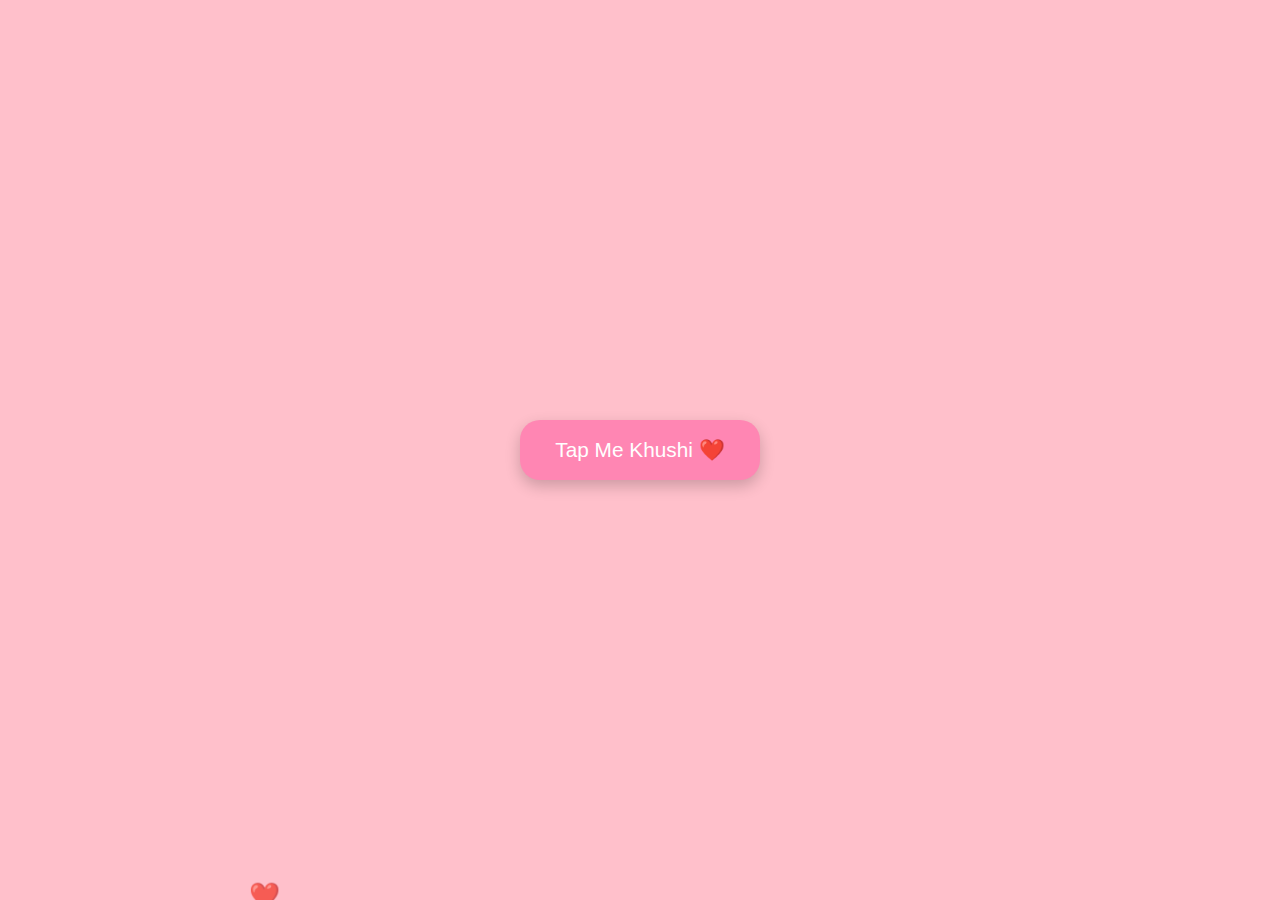
<file: index.html>
<!DOCTYPE html>
<html>
<head>
  <title>For Khushi ❤️</title>
  <link rel="stylesheet" href="style.css" />
  <script src="hearts.js" defer></script>
</head>
<body style="background:pink;display:flex;justify-content:center;align-items:center;height:100vh;">
  <button class="btn" onclick="location.href='page2.html'">Tap Me Khushi ❤️</button>
</body>
</html>
</file>
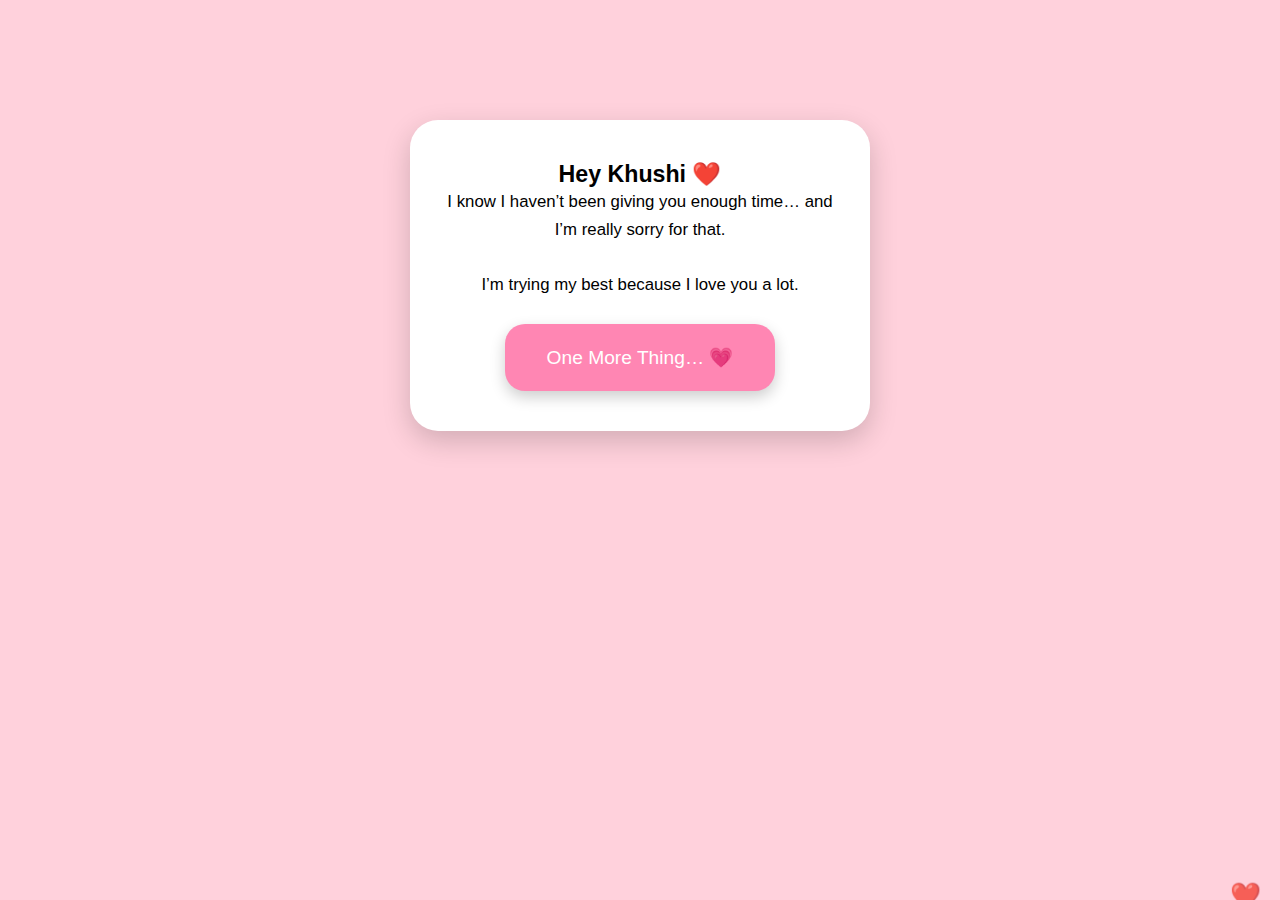
<file: page2.html>
<!DOCTYPE html>
<html lang="en">
<head>
  <meta charset="UTF-8">
  <meta name="viewport" content="width=device-width, initial-scale=1.0">
  <title>Hey Khushi ❤️</title>
  <link rel="stylesheet" href="style.css">
  <script src="hearts.js" defer></script>

  <style>
    body {
      margin: 0;
      background: #ffd1dc;
      min-height: 100vh;
      display: flex;
      justify-content: center;
      align-items: flex-start;
      padding-top: 120px;
      padding-bottom: 40px;
      font-family: 'Poppins', sans-serif;
    }

    .card {
      background: white;
      padding: 40px 30px;
      border-radius: 28px;
      width: 92%;
      max-width: 460px;
      text-align: center;
      box-shadow: 0 10px 28px rgba(0,0,0,0.18);
      animation: pop .4s ease;
    }

    .btn {
      margin-top: 25px;
      padding: 22px 42px;
      font-size: 1.2rem;
      border-radius: 20px;
      background: #ff86b3;
      color: white;
      border: none;
      cursor: pointer;
      box-shadow: 0 6px 15px rgba(0,0,0,0.2);
    }

    h2 { font-size: 1.45rem; }
    p { font-size: 1.05rem; line-height: 1.65; }
  </style>
</head>

<body>

  <div class="card">
    <h2>Hey Khushi ❤️</h2>
    <p>
      I know I haven’t been giving you enough time…  
      and I’m really sorry for that.
      <br><br>
      I’m trying my best because I love you a lot.
    </p>

    <button class="btn" onclick="location.href='page3.html'">One More Thing… 💗</button>
  </div>

</body>
</html>
</file>
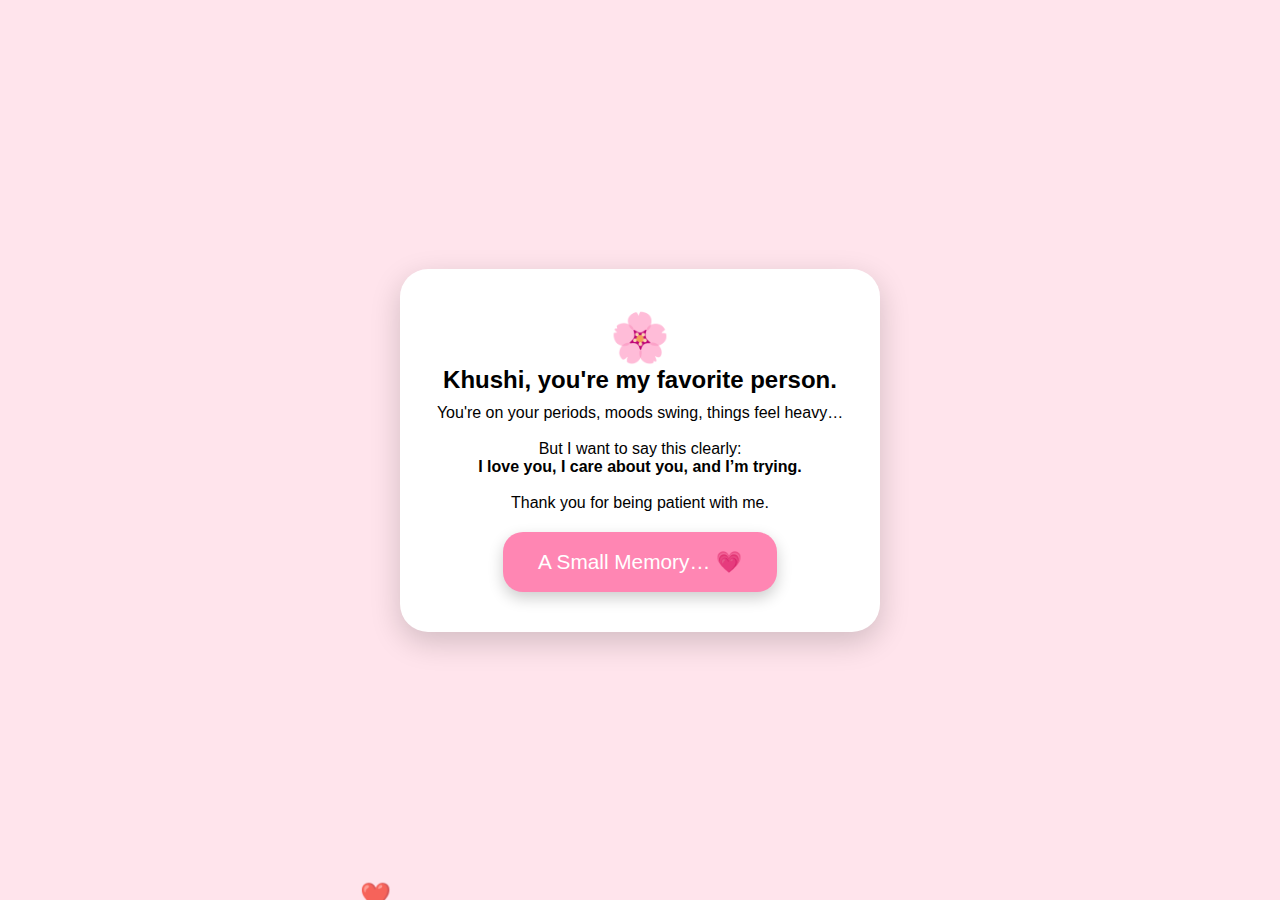
<file: page3.html>
<!DOCTYPE html>
<html>
<head>
  <title>For My Girl ❤️</title>
  <link rel="stylesheet" href="style.css" />
  <script src="hearts.js" defer></script>
</head>

<body style="background:#ffe4ec;display:flex;justify-content:center;align-items:center;height:100vh;">

  <div class="card">
    <div style="font-size:3rem;">🌸</div>

    <h2>Khushi, you're my favorite person.</h2>

    <p style="margin-top:10px;">
      You're on your periods, moods swing, things feel heavy…<br><br>

      But I want to say this clearly:<br>
      <strong>I love you, I care about you, and I’m trying.</strong><br><br>

      Thank you for being patient with me.
    </p>

    <button class="btn" style="margin-top:20px" onclick="location.href='page4.html'">A Small Memory… 💗</button>
  </div>

</body>
</html>
</file>
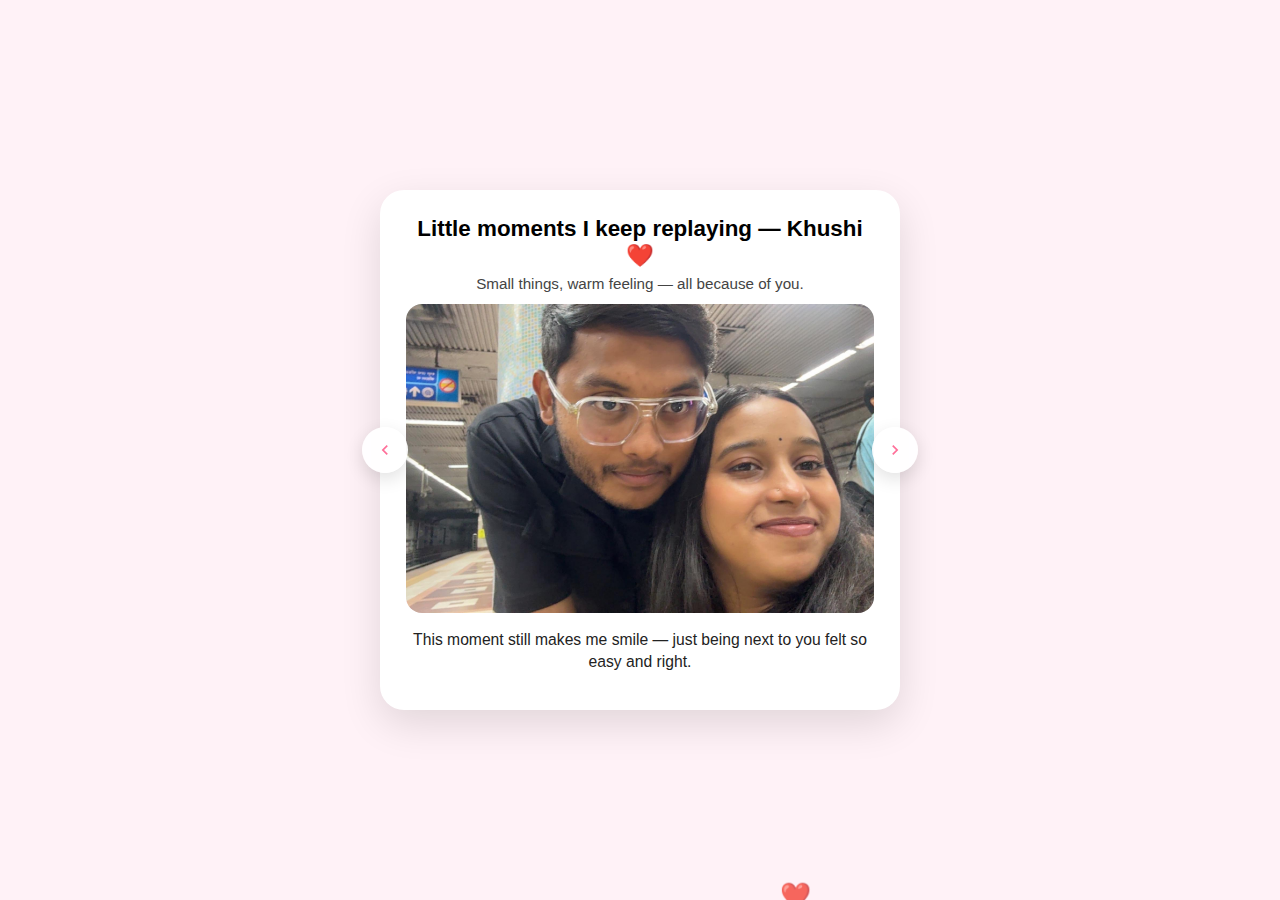
<file: page4.html>
<!DOCTYPE html>
<html lang="en">
<head>
  <meta charset="utf-8" />
  <meta name="viewport" content="width=device-width, initial-scale=1" />
  <title>Our Memories ❤️</title>

  <!-- existing CSS -->
  <link rel="stylesheet" href="style.css" />

  <!-- memory-specific small styles are inlined for convenience -->
  <style>
    /* Slider container */
    .slider-wrap {
      width: 100%;
      max-width: 520px; /* comfortable desktop/card width */
      margin: 0 auto;
      position: relative;
    }

    .slider-card {
      background: white;
      border-radius: 24px;
      padding: 26px;
      box-shadow: 0 14px 40px rgba(0,0,0,0.12);
      text-align: center;
      overflow: hidden;
    }

    .slider-inner {
      position: relative;
      width: 100%;
      height: 0;
      padding-bottom: 66%; /* maintain a tall aspect ratio for phones */
      border-radius: 16px;
      overflow: hidden;
      margin-top: 12px;
      background: #f8f6f7;
    }

    .slide {
      position: absolute;
      inset: 0;
      opacity: 0;
      transition: opacity 420ms ease, transform 420ms ease;
      display: flex;
      justify-content: center;
      align-items: center;
    }

    .slide.visible {
      opacity: 1;
    }

    .slide img {
      width: 100%;
      height: 100%;
      object-fit: cover;
      display: block;
    }

    .caption {
      margin-top: 16px;
      font-size: 0.98rem;
      color: #222;
      line-height: 1.4;
      min-height: 3.5em;
    }

    /* arrows */
    .arrow {
      position: absolute;
      top: 50%;
      transform: translateY(-50%);
      width: 46px;
      height: 46px;
      border-radius: 999px;
      background: rgba(255,255,255,0.95);
      display: flex;
      align-items: center;
      justify-content: center;
      box-shadow: 0 6px 18px rgba(0,0,0,0.12);
      cursor: pointer;
      user-select: none;
    }
    .arrow-left { left: -18px; }
    .arrow-right { right: -18px; }

    .arrow svg { width: 20px; height: 20px; fill: #ff6f99; }

    /* mobile tweaks */
    @media (max-width: 420px) {
      .slider-card { padding: 18px; border-radius: 18px; }
      .slider-inner { padding-bottom: 80%; }
      .arrow { width: 40px; height: 40px; }
      .arrow-left { left: 6px; }
      .arrow-right { right: 6px; }
    }

  </style>

  <script src="hearts.js" defer></script>
  <script src="memory.js" defer></script>
</head>
<body style="background:#fff2f7;min-height:100vh;display:flex;align-items:center;justify-content:center;padding:24px;">

  <div class="slider-wrap">
    <div class="slider-card">
      <h2 style="font-size:1.4rem;margin:0 0 6px 0;">Little moments I keep replaying — Khushi ❤️</h2>
      <div style="font-size:0.95rem;color:#444;margin-bottom:6px;">
        Small things, warm feeling — all because of you.
      </div>

      <div id="slider" class="slider-inner" aria-live="polite">
        <!-- slides will be injected by memory.js -->
      </div>

      <div class="caption" id="caption"></div>

      <!-- arrows -->
      <div class="arrow arrow-left" id="prevBtn" title="Previous">
        <svg viewBox="0 0 24 24" aria-hidden="true"><path d="M15.41 7.41L14 6l-6 6 6 6 1.41-1.41L10.83 12z"/></svg>
      </div>

      <div class="arrow arrow-right" id="nextBtn" title="Next">
        <svg viewBox="0 0 24 24" aria-hidden="true"><path d="M8.59 16.59L13.17 12 8.59 7.41 10 6l6 6-6 6z"/></svg>
      </div>

    </div>
  </div>

</body>
</html>
</file>
<file: style.css>
/* Global style */
* {
  margin: 0;
  padding: 0;
  box-sizing: border-box;
  font-family: "Poppins", sans-serif;
}

body {
  background: #ffd6e8;
  overflow-x: hidden;
  text-align: center;
}

/* Floating hearts */
.heart {
  position: fixed;
  bottom: -10px;
  font-size: 25px;
  animation: floatUp 5s linear infinite;
  opacity: 0.8;
}

@keyframes floatUp {
  0% { transform: translateY(0) scale(1); opacity: 1; }
  100% { transform: translateY(-120vh) scale(1.8); opacity: 0; }
}

/* Buttons */
.btn {
  background: #ff86b3;
  padding: 18px 35px;
  border-radius: 20px;
  border: none;
  color: white;
  font-size: 1.3rem;
  cursor: pointer;
  box-shadow: 0 6px 15px rgba(0,0,0,0.2);
  transition: 0.2s;
}

.btn:hover {
  transform: scale(1.06);
}

/* Cards */
.card {
  background: white;
  padding: 40px 30px;
  border-radius: 28px;
  width: 90%;
  max-width: 480px;
  box-shadow: 0 10px 30px rgba(0,0,0,0.18);
  animation: pop .4s ease;
  text-align: center;
}
@keyframes pop {
  from { transform: scale(0.7); opacity: 0; }
  to { transform: scale(1); opacity: 1; }
}

/* Photo styling */
.photo {
  width: 100%;
  border-radius: 20px;
  margin-top: 20px;
  box-shadow: 0 8px 20px rgba(0,0,0,0.15);
}
/* Optional: copy into style.css if you prefer consolidated CSS (these mirror the inline ones) */

.slider-wrap {
  width: 100%;
  max-width: 520px;
  margin: 0 auto;
  position: relative;
}

.slider-card {
  background: white;
  border-radius: 24px;
  padding: 26px;
  box-shadow: 0 14px 40px rgba(0,0,0,0.12);
  text-align: center;
  overflow: hidden;
}

.slider-inner {
  position: relative;
  width: 100%;
  height: 0;
  padding-bottom: 66%;
  border-radius: 16px;
  overflow: hidden;
  margin-top: 12px;
  background: #f8f6f7;
}

.slide {
  position: absolute;
  inset: 0;
  opacity: 0;
  transition: opacity 420ms ease, transform 420ms ease;
  display: flex;
  justify-content: center;
  align-items: center;
}

.slide.visible { opacity: 1; }

.slide img {
  width: 100%;
  height: 100%;
  object-fit: cover;
  display: block;
}

.caption {
  margin-top: 16px;
  font-size: 0.98rem;
  color: #222;
  line-height: 1.4;
  min-height: 3.5em;
}

/* arrows */
.arrow {
  position: absolute;
  top: 50%;
  transform: translateY(-50%);
  width: 46px;
  height: 46px;
  border-radius: 999px;
  background: rgba(255,255,255,0.95);
  display: flex;
  align-items: center;
  justify-content: center;
  box-shadow: 0 6px 18px rgba(0,0,0,0.12);
  cursor: pointer;
  user-select: none;
}
.arrow-left { left: -18px; }
.arrow-right { right: -18px; }

.arrow svg { width: 20px; height: 20px; fill: #ff6f99; }

@media (max-width: 420px) {
  .slider-card { padding: 18px; border-radius: 18px; }
  .slider-inner { padding-bottom: 80%; }
  .arrow { width: 40px; height: 40px; }
  .arrow-left { left: 6px; }
  .arrow-right { right: 6px; }
}
@media (max-width: 430px) {
  .card {
    width: 92%;
    padding: 48px 28px;
    border-radius: 32px;
  }

  .card h2 {
    font-size: 1.5rem !important;
  }

  .card p {
    font-size: 1.1rem;
    line-height: 1.65;
  }

  .btn {
    padding: 22px 42px;
    font-size: 1.3rem;
    border-radius: 20px;
  }
}
</file>
